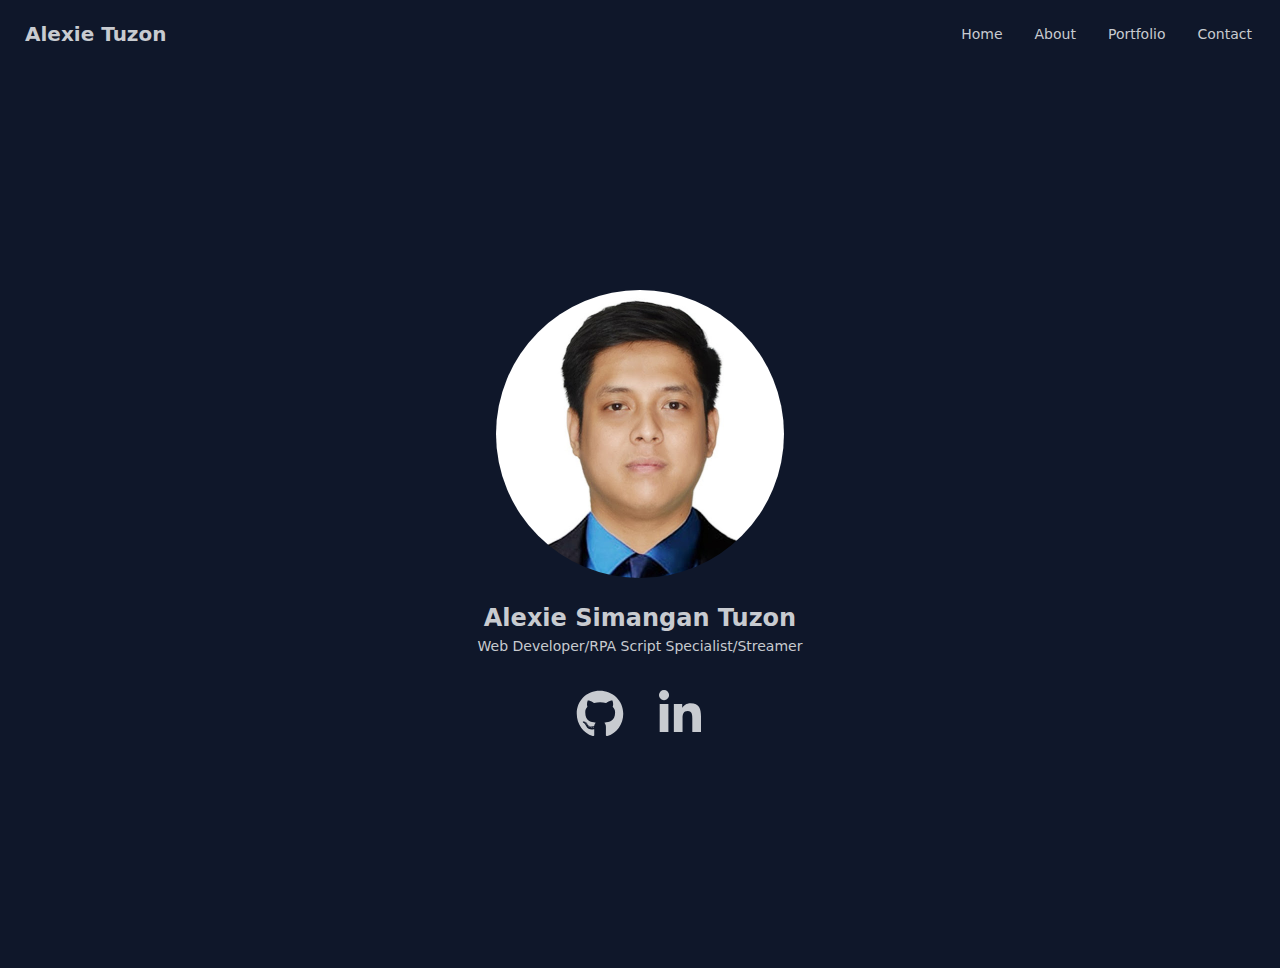
<file: index.html>
<!DOCTYPE html>
<html lang="en" data-theme="dark" id="htmlTag">
  <head>
    <meta charset="UTF-8" />
    <meta name="viewport" content="width=device-width, initial-scale=1.0" />
    <link
      href="assets/css/daisyui@4.9.0.full.min.css"
      rel="stylesheet"
      type="text/css"
    />
    <title>Alexie Tuzon</title>
  </head>
  <body>
    <div id="navContaniner"></div>
    <div class="container mx-auto">
      <div class="text-center flex h-screen">
        <div class="m-auto space-y-6">
          <div class="flex justify-center">
            <img
              src="./assets/images/profile-pic.jpeg"
              alt=""
              class="size-72 rounded-full transition-all"
            />
          </div>
          <div>
            <h1 class="text-2xl font-bold transition-all">
              Alexie Simangan Tuzon
            </h1>
            <span class="text-sm"
              >Web Developer/RPA Script Specialist/Streamer</span
            >
          </div>
          <div class="flex justify-center space-x-4">
            <a
              href="https://github.com/d3vmod3"
              class="hover:bg-accent rounded-md p-2 transition-all"
              target="_blank"
            >
              <span class="[&>svg]:h-12 [&>svg]:w-12">
                <svg
                  xmlns="http://www.w3.org/2000/svg"
                  fill="currentColor"
                  viewBox="0 0 496 512"
                >
                  <!--!Font Awesome Free 6.5.1 by @fontawesome - https://fontawesome.com License - https://fontawesome.com/license/free Copyright 2024 Fonticons, Inc. -->
                  <path
                    d="M165.9 397.4c0 2-2.3 3.6-5.2 3.6-3.3 .3-5.6-1.3-5.6-3.6 0-2 2.3-3.6 5.2-3.6 3-.3 5.6 1.3 5.6 3.6zm-31.1-4.5c-.7 2 1.3 4.3 4.3 4.9 2.6 1 5.6 0 6.2-2s-1.3-4.3-4.3-5.2c-2.6-.7-5.5 .3-6.2 2.3zm44.2-1.7c-2.9 .7-4.9 2.6-4.6 4.9 .3 2 2.9 3.3 5.9 2.6 2.9-.7 4.9-2.6 4.6-4.6-.3-1.9-3-3.2-5.9-2.9zM244.8 8C106.1 8 0 113.3 0 252c0 110.9 69.8 205.8 169.5 239.2 12.8 2.3 17.3-5.6 17.3-12.1 0-6.2-.3-40.4-.3-61.4 0 0-70 15-84.7-29.8 0 0-11.4-29.1-27.8-36.6 0 0-22.9-15.7 1.6-15.4 0 0 24.9 2 38.6 25.8 21.9 38.6 58.6 27.5 72.9 20.9 2.3-16 8.8-27.1 16-33.7-55.9-6.2-112.3-14.3-112.3-110.5 0-27.5 7.6-41.3 23.6-58.9-2.6-6.5-11.1-33.3 2.6-67.9 20.9-6.5 69 27 69 27 20-5.6 41.5-8.5 62.8-8.5s42.8 2.9 62.8 8.5c0 0 48.1-33.6 69-27 13.7 34.7 5.2 61.4 2.6 67.9 16 17.7 25.8 31.5 25.8 58.9 0 96.5-58.9 104.2-114.8 110.5 9.2 7.9 17 22.9 17 46.4 0 33.7-.3 75.4-.3 83.6 0 6.5 4.6 14.4 17.3 12.1C428.2 457.8 496 362.9 496 252 496 113.3 383.5 8 244.8 8zM97.2 352.9c-1.3 1-1 3.3 .7 5.2 1.6 1.6 3.9 2.3 5.2 1 1.3-1 1-3.3-.7-5.2-1.6-1.6-3.9-2.3-5.2-1zm-10.8-8.1c-.7 1.3 .3 2.9 2.3 3.9 1.6 1 3.6 .7 4.3-.7 .7-1.3-.3-2.9-2.3-3.9-2-.6-3.6-.3-4.3 .7zm32.4 35.6c-1.6 1.3-1 4.3 1.3 6.2 2.3 2.3 5.2 2.6 6.5 1 1.3-1.3 .7-4.3-1.3-6.2-2.2-2.3-5.2-2.6-6.5-1zm-11.4-14.7c-1.6 1-1.6 3.6 0 5.9 1.6 2.3 4.3 3.3 5.6 2.3 1.6-1.3 1.6-3.9 0-6.2-1.4-2.3-4-3.3-5.6-2z"
                  />
                </svg>
              </span>
            </a>
            <a
              href="https://www.linkedin.com/in/alexie-tuzon-4a2844103/"
              class="hover:bg-accent rounded-md p-2 transition-all"
              target="_blank"
            >
              <span class="[&>svg]:h-12 [&>svg]:w-12">
                <svg
                  xmlns="http://www.w3.org/2000/svg"
                  fill="currentColor"
                  viewBox="0 0 448 512"
                >
                  <!--!Font Awesome Free 6.5.1 by @fontawesome - https://fontawesome.com License - https://fontawesome.com/license/free Copyright 2024 Fonticons, Inc. -->
                  <path
                    d="M100.3 448H7.4V148.9h92.9zM53.8 108.1C24.1 108.1 0 83.5 0 53.8a53.8 53.8 0 0 1 107.6 0c0 29.7-24.1 54.3-53.8 54.3zM447.9 448h-92.7V302.4c0-34.7-.7-79.2-48.3-79.2-48.3 0-55.7 37.7-55.7 76.7V448h-92.8V148.9h89.1v40.8h1.3c12.4-23.5 42.7-48.3 87.9-48.3 94 0 111.3 61.9 111.3 142.3V448z"
                  />
                </svg>
              </span>
            </a>
          </div>
        </div>
      </div>
    </div>
    <script src="./js/nav.js"></script>
    <script src="./js/themes.js"></script>
    <script src="./js/tailwindcss.js"></script>
  </body>
</html>
</file>
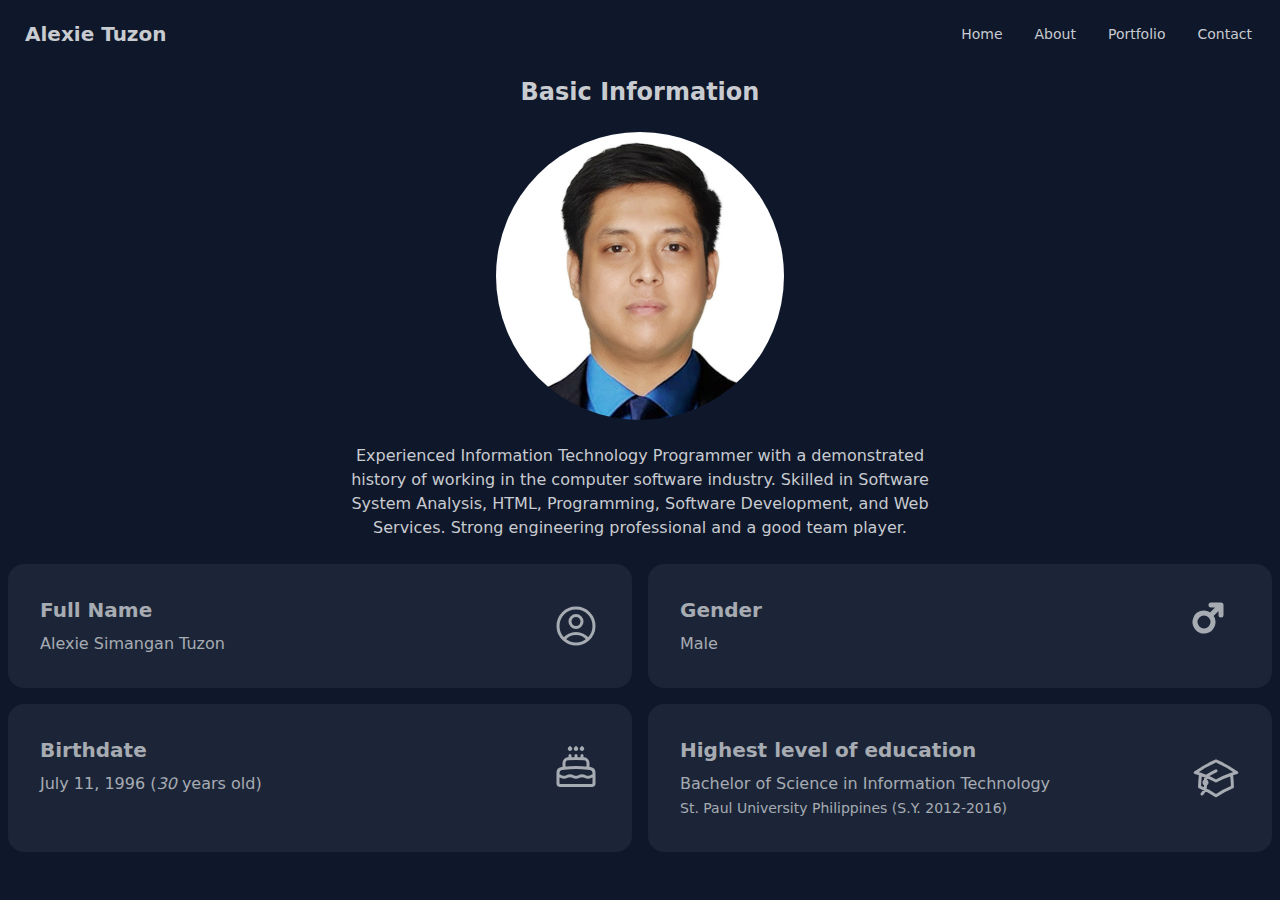
<file: about.html>
<!DOCTYPE html>
<html lang="en" data-theme="dark" id="htmlTag">
  <head>
    <meta charset="UTF-8" />
    <meta name="viewport" content="width=device-width, initial-scale=1.0" />
    <link
      href="assets/css/daisyui@4.9.0.full.min.css"
      rel="stylesheet"
      type="text/css"
    />
    <title>Alexie S. Tuzon</title>
  </head>
  <body>
    <div id="navContaniner"></div>
    <div class="container mx-auto p-2">
      <div>
        <div class="text-center">
          <h1 class="text-2xl font-bold">Basic Information</h1>
        </div>
        <div class="mt-6 space-y-6">
          <div
            class="w-full sm:w-full md:w-full lg:w-1/2 xl:w-1/2 mx-auto text-center space-y-6"
          >
            <div class="flex justify-center">
              <img
                src="./assets/images/profile-pic.jpeg"
                alt=""
                class="size-72 rounded-full transition-all"
              />
            </div>
            <div class="px-2">
              <p>
                Experienced Information Technology Programmer with a
                demonstrated history of working in the computer software
                industry. Skilled in Software System Analysis, HTML,
                Programming, Software Development, and Web Services. Strong
                engineering professional and a good team player.
              </p>
            </div>
          </div>
          <div
            class="grid grid-cols-1 gap-4 sm:grid-cols-1 md:grid-cols-1 lg:grid-cols-2 xl:grid-cols-2"
          >
            <div
              class="card w-full opacity-80 hover:opacity-100 bg-neutral text-neutral-content"
            >
              <div class="card-body">
                <div class="flex justify-between items-center">
                  <div class="space-y-2">
                    <h2 class="card-title">Full Name</h2>
                    <p>Alexie Simangan Tuzon</p>
                  </div>
                  <div>
                    <svg
                      xmlns="http://www.w3.org/2000/svg"
                      fill="none"
                      viewBox="0 0 24 24"
                      stroke-width="1.5"
                      stroke="currentColor"
                      class="w-12 h-12"
                    >
                      <path
                        stroke-linecap="round"
                        stroke-linejoin="round"
                        d="M17.982 18.725A7.488 7.488 0 0 0 12 15.75a7.488 7.488 0 0 0-5.982 2.975m11.963 0a9 9 0 1 0-11.963 0m11.963 0A8.966 8.966 0 0 1 12 21a8.966 8.966 0 0 1-5.982-2.275M15 9.75a3 3 0 1 1-6 0 3 3 0 0 1 6 0Z"
                      />
                    </svg>
                  </div>
                </div>
              </div>
            </div>
            <div
              class="card w-full opacity-80 hover:opacity-100 bg-neutral text-neutral-content"
            >
              <div class="card-body">
                <div class="flex justify-between items-center">
                  <div class="space-y-2">
                    <h2 class="card-title">Gender</h2>
                    <p>Male</p>
                  </div>
                  <div>
                    <svg
                      xmlns="http://www.w3.org/2000/svg"
                      fill="none"
                      viewBox="0 0 24 24"
                      stroke-width="1.5"
                      stroke="currentColor"
                      class="w-12 h-12"
                    >
                      <path
                        fill-rule="evenodd"
                        d="M9.5 2a.5.5 0 0 1 0-1h5a.5.5 0 0 1 .5.5v5a.5.5 0 0 1-1 0V2.707L9.871 6.836a5 5 0 1 1-.707-.707L13.293 2zM6 6a4 4 0 1 0 0 8 4 4 0 0 0 0-8"
                      />
                    </svg>
                  </div>
                </div>
              </div>
            </div>
            <div
              class="card w-full opacity-80 hover:opacity-100 bg-neutral text-neutral-content"
            >
              <div class="card-body">
                <div class="flex justify-between items-center">
                  <div class="space-y-2">
                    <h2 class="card-title">Birthdate</h2>
                    <p>July 11, 1996 (<i id="age"></i> years old)</p>
                  </div>
                  <div>
                    <svg
                      xmlns="http://www.w3.org/2000/svg"
                      fill="none"
                      viewBox="0 0 24 24"
                      stroke-width="1.5"
                      stroke="currentColor"
                      class="w-12 h-12"
                    >
                      <path
                        stroke-linecap="round"
                        stroke-linejoin="round"
                        d="M12 8.25v-1.5m0 1.5c-1.355 0-2.697.056-4.024.166C6.845 8.51 6 9.473 6 10.608v2.513m6-4.871c1.355 0 2.697.056 4.024.166C17.155 8.51 18 9.473 18 10.608v2.513M15 8.25v-1.5m-6 1.5v-1.5m12 9.75-1.5.75a3.354 3.354 0 0 1-3 0 3.354 3.354 0 0 0-3 0 3.354 3.354 0 0 1-3 0 3.354 3.354 0 0 0-3 0 3.354 3.354 0 0 1-3 0L3 16.5m15-3.379a48.474 48.474 0 0 0-6-.371c-2.032 0-4.034.126-6 .371m12 0c.39.049.777.102 1.163.16 1.07.16 1.837 1.094 1.837 2.175v5.169c0 .621-.504 1.125-1.125 1.125H4.125A1.125 1.125 0 0 1 3 20.625v-5.17c0-1.08.768-2.014 1.837-2.174A47.78 47.78 0 0 1 6 13.12M12.265 3.11a.375.375 0 1 1-.53 0L12 2.845l.265.265Zm-3 0a.375.375 0 1 1-.53 0L9 2.845l.265.265Zm6 0a.375.375 0 1 1-.53 0L15 2.845l.265.265Z"
                      />
                    </svg>
                  </div>
                </div>
              </div>
            </div>
            <div
              class="card w-full opacity-80 hover:opacity-100 bg-neutral text-neutral-content"
            >
              <div class="card-body">
                <div class="flex justify-between items-center">
                  <div class="space-y-2">
                    <h2 class="card-title">Highest level of education</h2>
                    <p>Bachelor of Science in Information Technology</p>
                    <span class="text-sm"
                      >St. Paul University Philippines (S.Y. 2012-2016)</span
                    >
                  </div>
                  <div>
                    <svg
                      xmlns="http://www.w3.org/2000/svg"
                      fill="none"
                      viewBox="0 0 24 24"
                      stroke-width="1.5"
                      stroke="currentColor"
                      class="w-12 h-"
                    >
                      <path
                        stroke-linecap="round"
                        stroke-linejoin="round"
                        d="M4.26 10.147a60.438 60.438 0 0 0-.491 6.347A48.62 48.62 0 0 1 12 20.904a48.62 48.62 0 0 1 8.232-4.41 60.46 60.46 0 0 0-.491-6.347m-15.482 0a50.636 50.636 0 0 0-2.658-.813A59.906 59.906 0 0 1 12 3.493a59.903 59.903 0 0 1 10.399 5.84c-.896.248-1.783.52-2.658.814m-15.482 0A50.717 50.717 0 0 1 12 13.489a50.702 50.702 0 0 1 7.74-3.342M6.75 15a.75.75 0 1 0 0-1.5.75.75 0 0 0 0 1.5Zm0 0v-3.675A55.378 55.378 0 0 1 12 8.443m-7.007 11.55A5.981 5.981 0 0 0 6.75 15.75v-1.5"
                      />
                    </svg>
                  </div>
                </div>
              </div>
            </div>
          </div>
        </div>
      </div>
    </div>
    <script src="./js/age.js"></script>
    <script src="./js/nav.js"></script>
    <script src="./js/themes.js"></script>
    <script src="./js/tailwindcss.js"></script>
  </body>
</html>
</file>
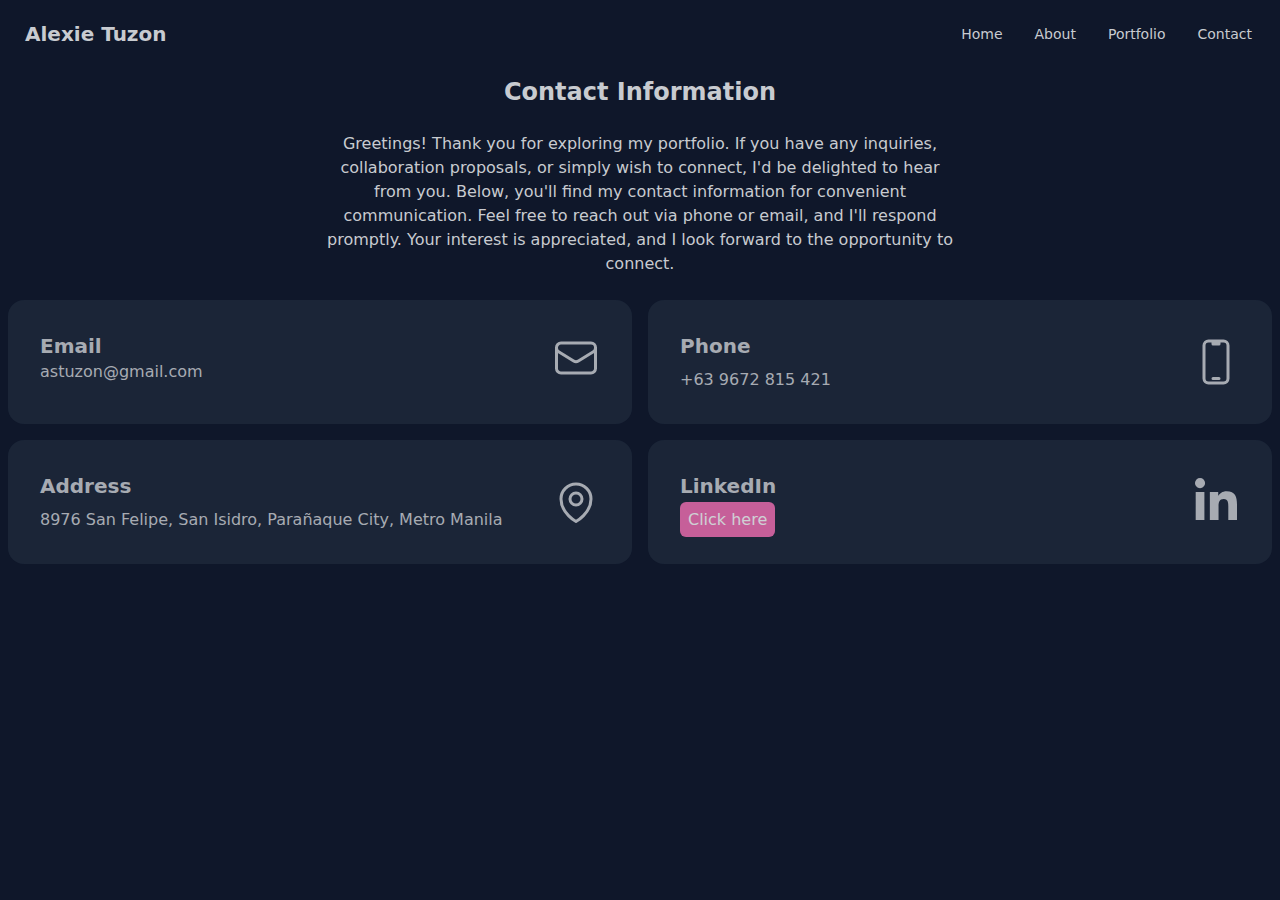
<file: contact.html>
<!DOCTYPE html>
<html lang="en" data-theme="dark" id="htmlTag">
  <head>
    <meta charset="UTF-8" />
    <meta name="viewport" content="width=device-width, initial-scale=1.0" />
    <link
      href="assets/css/daisyui@4.9.0.full.min.css"
      rel="stylesheet"
      type="text/css"
    />
    <title>Alexie Tuzon</title>
  </head>
  <body>
    <div id="navContaniner"></div>
    <div class="container mx-auto p-2">
      <div>
        <div class="text-center">
          <h1 class="text-2xl font-bold">Contact Information</h1>
        </div>
        <div class="mt-6 space-y-6">
          <div class="w-1/2 mx-auto text-center">
            <p>
              Greetings! Thank you for exploring my portfolio. If you have any
              inquiries, collaboration proposals, or simply wish to connect, I'd
              be delighted to hear from you. Below, you'll find my contact
              information for convenient communication. Feel free to reach out
              via phone or email, and I'll respond promptly. Your interest is
              appreciated, and I look forward to the opportunity to connect.
            </p>
          </div>
          <div
            class="grid grid-cols-1 gap-4 sm:grid-cols-1 md:grid-cols-1 lg:grid-cols-2 xl:grid-cols-2"
          >
            <div
              class="card w-full opacity-80 hover:opacity-100 bg-neutral text-neutral-content"
            >
              <div class="card-body">
                <div class="flex justify-between items-center">
                  <div class="space-y-2">
                    <h2 class="card-title">Email</h2>
                    astuzon@gmail.com
                  </div>
                  <div>
                    <svg
                      xmlns="http://www.w3.org/2000/svg"
                      fill="none"
                      viewBox="0 0 24 24"
                      stroke-width="1.5"
                      stroke="currentColor"
                      class="w-12 h-12"
                    >
                      <path
                        stroke-linecap="round"
                        stroke-linejoin="round"
                        d="M21.75 6.75v10.5a2.25 2.25 0 0 1-2.25 2.25h-15a2.25 2.25 0 0 1-2.25-2.25V6.75m19.5 0A2.25 2.25 0 0 0 19.5 4.5h-15a2.25 2.25 0 0 0-2.25 2.25m19.5 0v.243a2.25 2.25 0 0 1-1.07 1.916l-7.5 4.615a2.25 2.25 0 0 1-2.36 0L3.32 8.91a2.25 2.25 0 0 1-1.07-1.916V6.75"
                      />
                    </svg>
                  </div>
                </div>
              </div>
            </div>
            <div
              class="card w-full opacity-80 hover:opacity-100 bg-neutral text-neutral-content"
            >
              <div class="card-body">
                <div class="flex justify-between items-center">
                  <div class="space-y-2">
                    <h2 class="card-title">Phone</h2>
                    <p>+63 9672 815 421</p>
                  </div>
                  <div>
                    <svg
                      xmlns="http://www.w3.org/2000/svg"
                      fill="none"
                      viewBox="0 0 24 24"
                      stroke-width="1.5"
                      stroke="currentColor"
                      class="w-12 h-12"
                    >
                      <path
                        stroke-linecap="round"
                        stroke-linejoin="round"
                        d="M10.5 1.5H8.25A2.25 2.25 0 0 0 6 3.75v16.5a2.25 2.25 0 0 0 2.25 2.25h7.5A2.25 2.25 0 0 0 18 20.25V3.75a2.25 2.25 0 0 0-2.25-2.25H13.5m-3 0V3h3V1.5m-3 0h3m-3 18.75h3"
                      />
                    </svg>
                  </div>
                </div>
              </div>
            </div>
            <div
              class="card w-full opacity-80 hover:opacity-100 bg-neutral text-neutral-content"
            >
              <div class="card-body">
                <div class="flex justify-between items-center">
                  <div class="space-y-2">
                    <h2 class="card-title">Address</h2>
                    <p>
                      8976 San Felipe, San Isidro, Para&#241;aque City, Metro
                      Manila
                    </p>
                  </div>
                  <div>
                    <svg
                      xmlns="http://www.w3.org/2000/svg"
                      fill="none"
                      viewBox="0 0 24 24"
                      stroke-width="1.5"
                      stroke="currentColor"
                      class="w-12 h-12"
                    >
                      <path
                        stroke-linecap="round"
                        stroke-linejoin="round"
                        d="M15 10.5a3 3 0 1 1-6 0 3 3 0 0 1 6 0Z"
                      />
                      <path
                        stroke-linecap="round"
                        stroke-linejoin="round"
                        d="M19.5 10.5c0 7.142-7.5 11.25-7.5 11.25S4.5 17.642 4.5 10.5a7.5 7.5 0 1 1 15 0Z"
                      />
                    </svg>
                  </div>
                </div>
              </div>
            </div>
            <div
              class="card w-full opacity-80 hover:opacity-100 bg-neutral text-neutral-content"
            >
              <div class="card-body">
                <div class="flex justify-between items-center">
                  <div class="space-y-2">
                    <h2 class="card-title">LinkedIn</h2>
                    <p>
                      <a
                        class="bg-accent rounded-md p-2 text-white"
                        href="https://www.linkedin.com/"
                        target="_blank"
                        >Click here</a
                      >
                    </p>
                  </div>
                  <div>
                    <span class="[&>svg]:h-12 [&>svg]:w-12">
                      <svg
                        xmlns="http://www.w3.org/2000/svg"
                        fill="currentColor"
                        viewBox="0 0 448 512"
                      >
                        <!--!Font Awesome Free 6.5.1 by @fontawesome - https://fontawesome.com License - https://fontawesome.com/license/free Copyright 2024 Fonticons, Inc. -->
                        <path
                          d="M100.3 448H7.4V148.9h92.9zM53.8 108.1C24.1 108.1 0 83.5 0 53.8a53.8 53.8 0 0 1 107.6 0c0 29.7-24.1 54.3-53.8 54.3zM447.9 448h-92.7V302.4c0-34.7-.7-79.2-48.3-79.2-48.3 0-55.7 37.7-55.7 76.7V448h-92.8V148.9h89.1v40.8h1.3c12.4-23.5 42.7-48.3 87.9-48.3 94 0 111.3 61.9 111.3 142.3V448z"
                        />
                      </svg>
                    </span>
                  </div>
                </div>
              </div>
            </div>
          </div>
        </div>
      </div>
    </div>
    <script src="./js/nav.js"></script>
    <script src="./js/themes.js"></script>
    <script src="./js/tailwindcss.js"></script>
  </body>
</html>
</file>
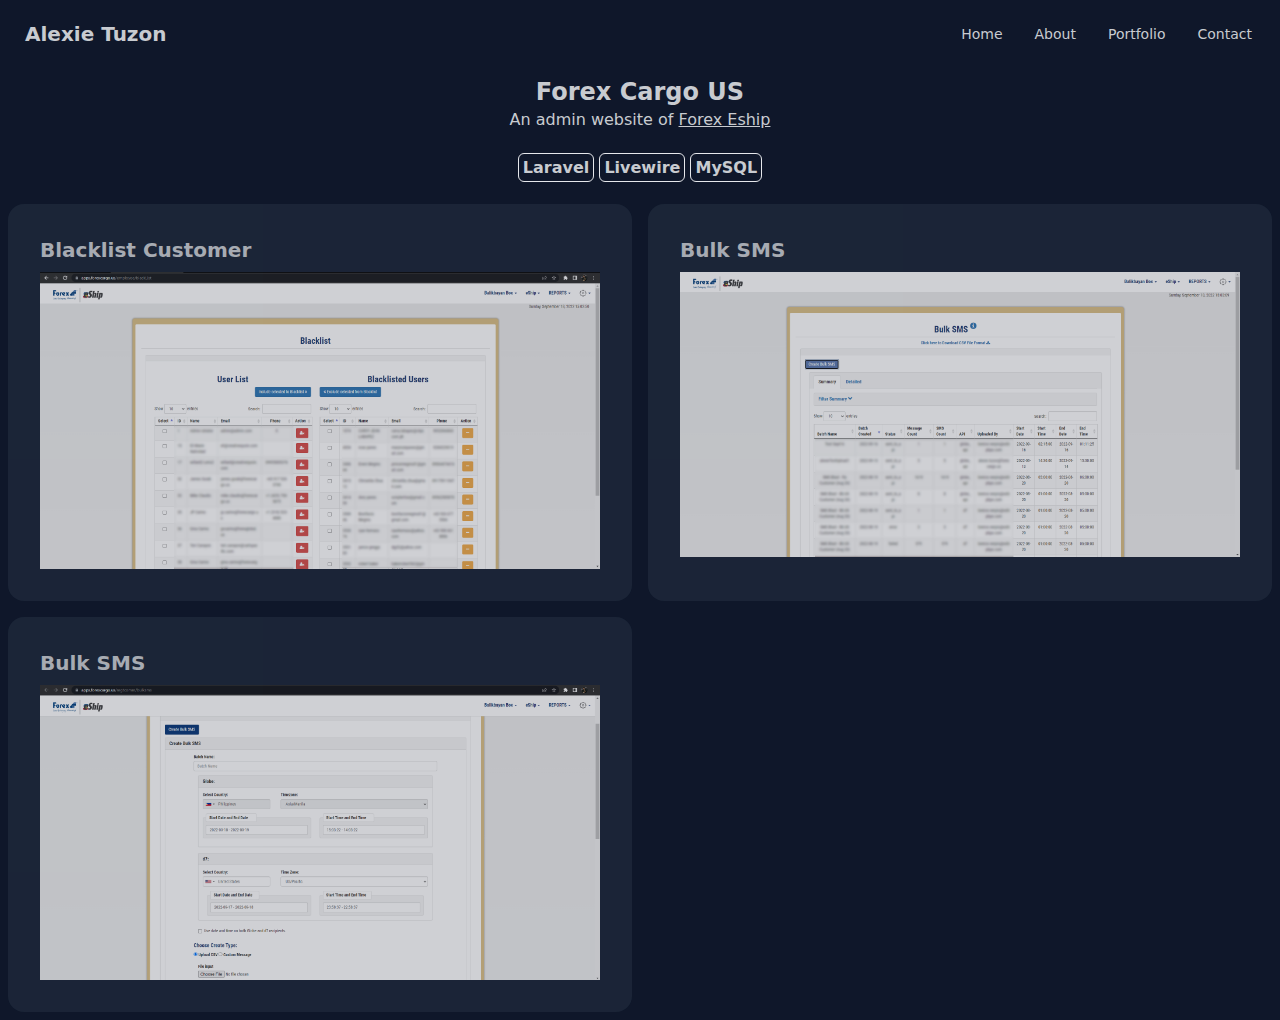
<file: forex-cargo.html>
<!DOCTYPE html>
<html lang="en" data-theme="dark" id="htmlTag">
  <head>
    <meta charset="UTF-8" />
    <meta name="viewport" content="width=device-width, initial-scale=1.0" />
    <link
      href="./assets/css/daisyui@4.9.0.full.min.css"
      rel="stylesheet"
      type="text/css"
    />
    <title>Alexie Tuzon</title>
  </head>
  <body>
    <div id="navContaniner"></div>
    <div class="container mx-auto p-2">
      <div>
        <div class="text-center">
          <h1 class="text-2xl font-bold">Forex Cargo US</h1>
          <span
            >An admin website of
            <a
              href="https://forexeship.com/"
              class="underline hover:cursor-pointer"
              target="_blank"
              >Forex Eship</a
            ></span
          >
        </div>
        <div class="mt-6 space-y-6">
          <div class="w-1/2 mx-auto text-center">
            <p>
              <span class="font-bold rounded-md border rounded-md p-1"
                >Laravel</span
              >
              <span class="font-bold rounded-md border rounded-md p-1"
                >Livewire</span
              >
              <span class="font-bold rounded-md border rounded-md p-1"
                >MySQL</span
              >
            </p>
          </div>
          <div
            class="grid grid-cols-1 gap-4 sm:grid-cols-1 md:grid-cols-1 lg:grid-cols-2 xl:grid-cols-2"
          >
            <div
              class="card w-full opacity-80 hover:opacity-100 bg-neutral text-neutral-content"
            >
              <div class="card-body">
                <div class="flex justify-between items-center">
                  <div class="space-y-2">
                    <h2 class="card-title">Blacklist Customer</h2>
                    <div>
                      <label
                        for="modal-blacklist-customer"
                        class="hover:cursor-pointer mt-2"
                      >
                        <img
                          src="./assets/images/forex-cargo-screenshots/blacklist-customer.png"
                          alt=""
                        />
                      </label>
                      <input
                        type="checkbox"
                        id="modal-blacklist-customer"
                        class="modal-toggle"
                      />
                      <div class="modal modal-bottom" role="dialog">
                        <div class="modal-box">
                          <div class="">
                            <img
                              src="./assets/images/forex-cargo-screenshots/blacklist-customer.png"
                              alt=""
                              class="w-fit"
                            />
                          </div>
                        </div>
                        <label
                          class="modal-backdrop"
                          for="modal-blacklist-customer"
                          >Close</label
                        >
                      </div>
                    </div>
                  </div>
                </div>
              </div>
            </div>
            <div
              class="card w-full opacity-80 hover:opacity-100 bg-neutral text-neutral-content"
            >
              <div class="card-body">
                <div class="flex justify-between items-center">
                  <div class="space-y-2">
                    <h2 class="card-title">Bulk SMS</h2>
                    <div>
                      <label
                        for="modal-bulksms"
                        class="hover:cursor-pointer mt-2"
                      >
                        <img
                          src="./assets/images/forex-cargo-screenshots/bulksms.png"
                          alt=""
                        />
                      </label>
                      <input
                        type="checkbox"
                        id="modal-bulksms"
                        class="modal-toggle"
                      />
                      <div class="modal modal-bottom" role="dialog">
                        <div class="modal-box">
                          <div class="">
                            <img
                              src="./assets/images/forex-cargo-screenshots/bulksms.png"
                              alt=""
                              class="w-fit"
                            />
                          </div>
                        </div>
                        <label class="modal-backdrop" for="modal-bulksms"
                          >Close</label
                        >
                      </div>
                    </div>
                  </div>
                </div>
              </div>
            </div>
            <div
              class="card w-full opacity-80 hover:opacity-100 bg-neutral text-neutral-content"
            >
              <div class="card-body">
                <div class="flex justify-between items-center">
                  <div class="space-y-2">
                    <h2 class="card-title">Bulk SMS</h2>
                    <div>
                      <label
                        for="modal-bulksms-create"
                        class="hover:cursor-pointer mt-2"
                      >
                        <img
                          src="./assets/images/forex-cargo-screenshots/bulksms-create.png"
                          alt=""
                        />
                      </label>
                      <input
                        type="checkbox"
                        id="modal-bulksms-create"
                        class="modal-toggle"
                      />
                      <div class="modal modal-bottom" role="dialog">
                        <div class="modal-box">
                          <div class="">
                            <img
                              src="./assets/images/forex-cargo-screenshots/bulksms-create.png"
                              alt=""
                              class="w-fit"
                            />
                          </div>
                        </div>
                        <label class="modal-backdrop" for="modal-bulksms-create"
                          >Close</label
                        >
                      </div>
                    </div>
                  </div>
                </div>
              </div>
            </div>
          </div>
        </div>
      </div>
    </div>
    <script src="./js/nav.js"></script>
    <script src="./js/themes.js"></script>
    <script src="./js/tailwindcss.js"></script>
  </body>
</html>
</file>
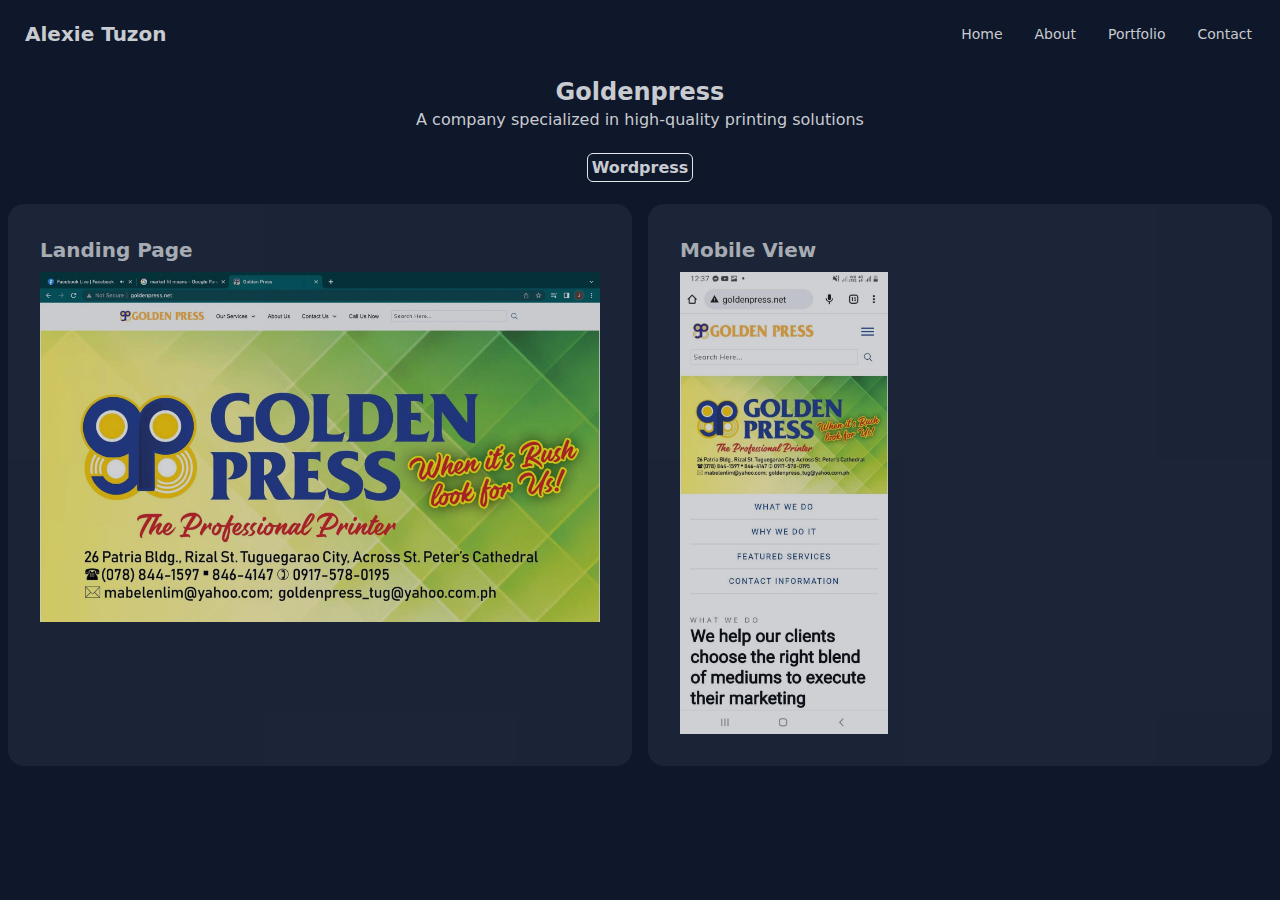
<file: goldenpress.html>
<!DOCTYPE html>
<html lang="en" data-theme="dark" id="htmlTag">
  <head>
    <meta charset="UTF-8" />
    <meta name="viewport" content="width=device-width, initial-scale=1.0" />
    <link
      href="./assets/css/daisyui@4.9.0.full.min.css"
      rel="stylesheet"
      type="text/css"
    />
    <title>Alexie Tuzon</title>
  </head>
  <body>
    <div id="navContaniner"></div>
    <div class="container mx-auto p-2">
      <div>
        <div class="text-center">
          <h1 class="text-2xl font-bold">Goldenpress</h1>
          <span>A company specialized in high-quality printing solutions</span>
        </div>
        <div class="mt-6 space-y-6">
          <div class="w-1/2 mx-auto text-center">
            <p>
              <span class="font-bold rounded-md border rounded-md p-1"
                >Wordpress</span
              >
            </p>
          </div>
          <div
            class="grid grid-cols-1 gap-4 sm:grid-cols-1 md:grid-cols-1 lg:grid-cols-2 xl:grid-cols-2"
          >
            <div
              class="card w-full opacity-80 hover:opacity-100 bg-neutral text-neutral-content"
            >
              <div class="card-body">
                <div class="flex justify-between items-center">
                  <div class="space-y-2">
                    <h2 class="card-title">Landing Page</h2>
                    <div>
                      <label
                        for="modal-login"
                        class="hover:cursor-pointer mt-2"
                      >
                        <img
                          src="./assets/images/goldenpress-screenshots/goldenpress-web.jpg"
                          alt=""
                        />
                      </label>
                      <input
                        type="checkbox"
                        id="modal-login"
                        class="modal-toggle"
                      />
                      <div class="modal modal-bottom" role="dialog">
                        <div class="modal-box">
                          <div class="">
                            <img
                              src="./assets/images/goldenpress-screenshots/goldenpress-web.jpg"
                              alt=""
                              class="w-fit"
                            />
                          </div>
                        </div>
                        <label class="modal-backdrop" for="modal-login"
                          >Close</label
                        >
                      </div>
                    </div>
                  </div>
                </div>
              </div>
            </div>
            <div
              class="card w-full opacity-80 hover:opacity-100 bg-neutral text-neutral-content"
            >
              <div class="card-body">
                <div class="flex justify-between items-center">
                  <div class="space-y-2">
                    <h2 class="card-title">Mobile View</h2>
                    <div>
                      <label
                        for="modal-dashboard"
                        class="hover:cursor-pointer mt-2"
                      >
                        <img
                          src="./assets/images/goldenpress-screenshots/goldenpress-mobile.jpg"
                          alt=""
                          class="w-52"
                        />
                      </label>
                      <input
                        type="checkbox"
                        id="modal-dashboard"
                        class="modal-toggle"
                      />
                      <div class="modal modal-bottom" role="dialog">
                        <div class="modal-box">
                          <div class="">
                            <img
                              src="./assets/images/goldenpress-screenshots/goldenpress-mobile.jpg"
                              alt=""
                              class="w-fit"
                            />
                          </div>
                        </div>
                        <label class="modal-backdrop" for="modal-dashboard"
                          >Close</label
                        >
                      </div>
                    </div>
                  </div>
                </div>
              </div>
            </div>
          </div>
        </div>
      </div>
    </div>
    <script src="./js/nav.js"></script>
    <script src="./js/themes.js"></script>
    <script src="./js/tailwindcss.js"></script>
  </body>
</html>
</file>
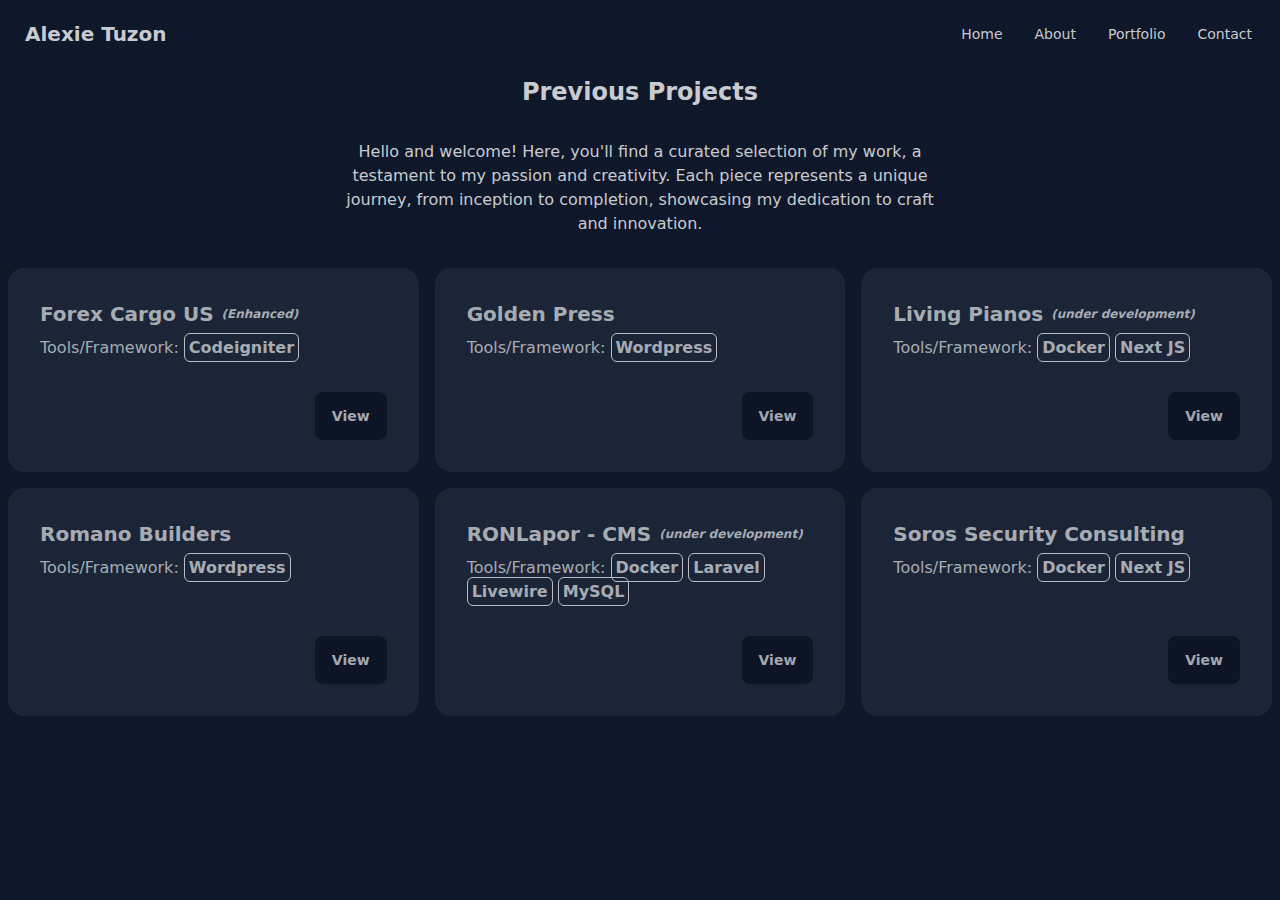
<file: portfolio.html>
<!DOCTYPE html>
<html lang="en" data-theme="dark" id="htmlTag">
  <head>
    <meta charset="UTF-8" />
    <meta name="viewport" content="width=device-width, initial-scale=1.0" />
    <link
      href="assets/css/daisyui@4.9.0.full.min.css"
      rel="stylesheet"
      type="text/css"
    />
    <title>Alexie Tuzon</title>
  </head>
  <body>
    <div id="navContaniner"></div>
    <div class="container mx-auto p-2">
      <div>
        <div class="text-center">
          <h1 class="text-2xl font-bold">Previous Projects</h1>
        </div>
        <div class="mt-6 space-y-6">
          <div
            class="w-full sm:w-full md:w-full lg:w-1/2 xl:w-1/2 mx-auto text-center space-y-6"
          >
            <div class="p-2">
              <p>
                Hello and welcome! Here, you'll find a curated selection of my
                work, a testament to my passion and creativity. Each piece
                represents a unique journey, from inception to completion,
                showcasing my dedication to craft and innovation.
              </p>
            </div>
          </div>
          <div
            class="grid grid-cols-1 gap-4 sm:grid-cols-1 md:grid-cols-2 lg:grid-cols-2 xl:grid-cols-3"
          >
            <div
              class="card w-full opacity-80 hover:opacity-100 bg-neutral text-neutral-content"
            >
              <div class="card-body">
                <h2 class="card-title">
                  Forex Cargo US
                  <span class="text-xs text-right italic">(Enhanced)</span>
                </h2>
                <p>
                  Tools/Framework:
                  <span class="font-bold rounded-md border rounded-md p-1"
                    >Codeigniter</span
                  >
                </p>
                <div class="card-actions justify-end">
                  <a
                    href="./forex-cargo.html"
                    class="btn mt-6 w-full sm:w-ful md:w-full lg:w-auto xl:w-auto"
                    >View</a
                  >
                </div>
              </div>
            </div>
            <div
              class="card w-full opacity-80 hover:opacity-100 bg-neutral text-neutral-content"
            >
              <div class="card-body">
                <h2 class="card-title">Golden Press</h2>
                <p>
                  Tools/Framework:
                  <span class="font-bold border rounded-md p-1">Wordpress</span>
                </p>
                <div class="card-actions justify-end">
                  <a
                    href="https://goldenpress.net/"
                    target="_blank"
                    class="btn mt-6 w-full sm:w-ful md:w-full lg:w-auto xl:w-auto"
                    >View</a
                  >
                </div>
              </div>
            </div>

            <div
              class="card w-full opacity-80 hover:opacity-100 bg-neutral text-neutral-content"
            >
              <div class="card-body">
                <h2 class="card-title">
                  Living Pianos
                  <span class="text-xs text-right italic"
                    >(under development)</span
                  >
                </h2>
                <p>
                  Tools/Framework:
                  <span class="font-bold rounded-md border rounded-md p-1"
                    >Docker</span
                  >
                  <span class="font-bold rounded-md border rounded-md p-1"
                    >Next JS</span
                  >
                </p>
                <div class="card-actions justify-end">
                  <a
                    href="./living-pianos.html"
                    class="btn mt-6 w-full sm:w-ful md:w-full lg:w-auto xl:w-auto"
                    >View</a
                  >
                </div>
              </div>
            </div>
            <div
              class="card w-full opacity-80 hover:opacity-100 bg-neutral text-neutral-content"
            >
              <div class="card-body">
                <h2 class="card-title">Romano Builders</h2>
                <p>
                  Tools/Framework:
                  <span class="font-bold rounded-md border rounded-md p-1"
                    >Wordpress</span
                  >
                </p>
                <div class="card-actions justify-end">
                  <a
                    href="https://romano.northtriamtech.com/"
                    target="_blank"
                    class="btn mt-6 w-full sm:w-ful md:w-full lg:w-auto xl:w-auto"
                    >View</a
                  >
                </div>
              </div>
            </div>

            <div
              class="card w-full opacity-80 hover:opacity-100 bg-neutral text-neutral-content"
            >
              <div class="card-body">
                <h2 class="card-title">
                  RONLapor - CMS
                  <span class="text-xs text-right italic"
                    >(under development)</span
                  >
                </h2>
                <p>
                  Tools/Framework:
                  <span class="font-bold rounded-md border rounded-md p-1"
                    >Docker</span
                  >
                  <span class="font-bold rounded-md border rounded-md p-1"
                    >Laravel</span
                  >
                  <span class="font-bold rounded-md border rounded-md p-1"
                    >Livewire</span
                  >
                  <span class="font-bold rounded-md border rounded-md p-1"
                    >MySQL</span
                  >
                </p>
                <div class="card-actions justify-end">
                  <a
                    href="./ronlapor-cms.html"
                    class="btn mt-6 w-full sm:w-ful md:w-full lg:w-auto xl:w-auto"
                    >View</a
                  >
                </div>
              </div>
            </div>
            <div
              class="card w-full opacity-80 hover:opacity-100 bg-neutral text-neutral-content"
            >
              <div class="card-body">
                <h2 class="card-title">Soros Security Consulting</h2>
                <p>
                  Tools/Framework:
                  <span class="font-bold rounded-md border rounded-md p-1"
                    >Docker</span
                  >
                  <span class="font-bold rounded-md border rounded-md p-1"
                    >Next JS</span
                  >
                </p>
                <div class="card-actions justify-end">
                  <a
                    href="https://sorosservices.com/"
                    target="_blank"
                    class="btn mt-6 w-full sm:w-ful md:w-full lg:w-auto xl:w-auto"
                    >View</a
                  >
                </div>
              </div>
            </div>
          </div>
        </div>
      </div>
    </div>
    <script src="./js/nav.js"></script>
    <script src="./js/themes.js"></script>
    <script src="./js/tailwindcss.js"></script>
  </body>
</html>
</file>
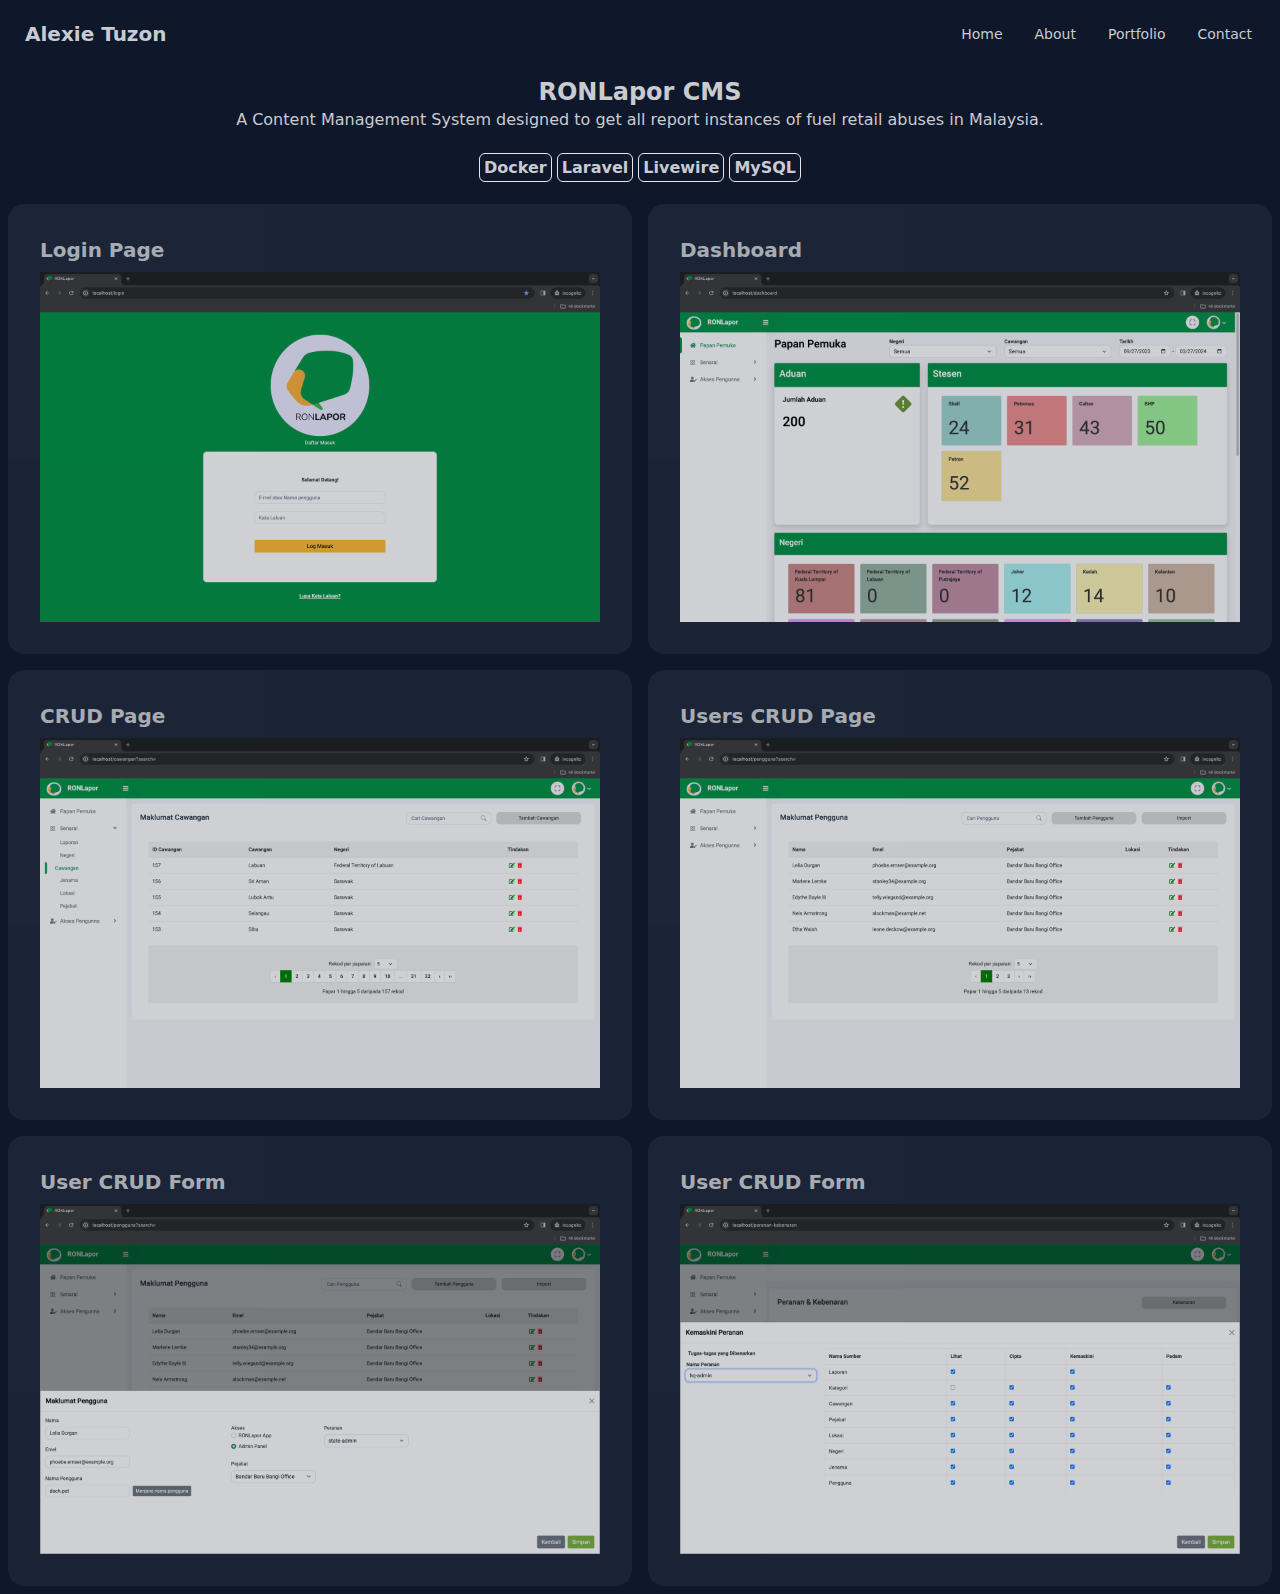
<file: ronlapor-cms.html>
<!DOCTYPE html>
<html lang="en" data-theme="dark" id="htmlTag">
  <head>
    <meta charset="UTF-8" />
    <meta name="viewport" content="width=device-width, initial-scale=1.0" />
    <link
      href="./assets/css/daisyui@4.9.0.full.min.css"
      rel="stylesheet"
      type="text/css"
    />
    <title>Alexie Tuzon</title>
  </head>
  <body>
    <div id="navContaniner"></div>
    <div class="container mx-auto p-2">
      <div>
        <div class="text-center">
          <h1 class="text-2xl font-bold">RONLapor CMS</h1>
          <span
            >A Content Management System designed to get all report instances of
            fuel retail abuses in Malaysia.</span
          >
        </div>
        <div class="mt-6 space-y-6">
          <div class="w-1/2 mx-auto text-center">
            <p>
              <span class="font-bold rounded-md border rounded-md p-1"
                >Docker</span
              >
              <span class="font-bold rounded-md border rounded-md p-1"
                >Laravel</span
              >
              <span class="font-bold rounded-md border rounded-md p-1"
                >Livewire</span
              >
              <span class="font-bold rounded-md border rounded-md p-1"
                >MySQL</span
              >
            </p>
          </div>
          <div
            class="grid grid-cols-1 gap-4 sm:grid-cols-1 md:grid-cols-1 lg:grid-cols-2 xl:grid-cols-2"
          >
            <div
              class="card w-full opacity-80 hover:opacity-100 bg-neutral text-neutral-content"
            >
              <div class="card-body">
                <div class="flex justify-between items-center">
                  <div class="space-y-2">
                    <h2 class="card-title">Login Page</h2>
                    <div>
                      <label
                        for="modal-login"
                        class="hover:cursor-pointer mt-2"
                      >
                        <img
                          src="./assets/images/ronlapor-cms-screenshots/login.png"
                          alt=""
                        />
                      </label>
                      <input
                        type="checkbox"
                        id="modal-login"
                        class="modal-toggle"
                      />
                      <div class="modal modal-bottom" role="dialog">
                        <div class="modal-box">
                          <div class="">
                            <img
                              src="./assets/images/ronlapor-cms-screenshots/login.png"
                              alt=""
                              class="w-fit"
                            />
                          </div>
                        </div>
                        <label class="modal-backdrop" for="modal-login"
                          >Close</label
                        >
                      </div>
                    </div>
                  </div>
                </div>
              </div>
            </div>
            <div
              class="card w-full opacity-80 hover:opacity-100 bg-neutral text-neutral-content"
            >
              <div class="card-body">
                <div class="flex justify-between items-center">
                  <div class="space-y-2">
                    <h2 class="card-title">Dashboard</h2>
                    <div>
                      <label
                        for="modal-dashboard"
                        class="hover:cursor-pointer mt-2"
                      >
                        <img
                          src="./assets/images/ronlapor-cms-screenshots/dashboard.png"
                          alt=""
                        />
                      </label>
                      <input
                        type="checkbox"
                        id="modal-dashboard"
                        class="modal-toggle"
                      />
                      <div class="modal modal-bottom" role="dialog">
                        <div class="modal-box">
                          <div class="">
                            <img
                              src="./assets/images/ronlapor-cms-screenshots/dashboard.png"
                              alt=""
                              class="w-fit"
                            />
                          </div>
                        </div>
                        <label class="modal-backdrop" for="modal-dashboard"
                          >Close</label
                        >
                      </div>
                    </div>
                  </div>
                </div>
              </div>
            </div>
            <div
              class="card w-full opacity-80 hover:opacity-100 bg-neutral text-neutral-content"
            >
              <div class="card-body">
                <div class="flex justify-between items-center">
                  <div class="space-y-2">
                    <h2 class="card-title">CRUD Page</h2>
                    <div>
                      <label
                        for="modal-crud-page"
                        class="hover:cursor-pointer mt-2"
                      >
                        <img
                          src="./assets/images/ronlapor-cms-screenshots/crud-page-1.png"
                          alt=""
                        />
                      </label>
                      <input
                        type="checkbox"
                        id="modal-crud-page"
                        class="modal-toggle"
                      />
                      <div class="modal modal-bottom" role="dialog">
                        <div class="modal-box">
                          <div class="">
                            <img
                              src="./assets/images/ronlapor-cms-screenshots/crud-page-1.png"
                              alt=""
                              class="w-fit"
                            />
                          </div>
                        </div>
                        <label class="modal-backdrop" for="modal-crud-page"
                          >Close</label
                        >
                      </div>
                    </div>
                  </div>
                </div>
              </div>
            </div>
            <div
              class="card w-full opacity-80 hover:opacity-100 bg-neutral text-neutral-content"
            >
              <div class="card-body">
                <div class="flex justify-between items-center">
                  <div class="space-y-2">
                    <h2 class="card-title">Users CRUD Page</h2>
                    <div>
                      <label
                        for="modal-crud-users"
                        class="hover:cursor-pointer mt-2"
                      >
                        <img
                          src="./assets/images/ronlapor-cms-screenshots/crud-users.png"
                          alt=""
                        />
                      </label>
                      <input
                        type="checkbox"
                        id="modal-crud-users"
                        class="modal-toggle"
                      />
                      <div class="modal modal-bottom" role="dialog">
                        <div class="modal-box">
                          <div class="">
                            <img
                              src="./assets/images/ronlapor-cms-screenshots/crud-users.png"
                              alt=""
                              class="w-fit"
                            />
                          </div>
                        </div>
                        <label class="modal-backdrop" for="modal-crud-users"
                          >Close</label
                        >
                      </div>
                    </div>
                  </div>
                </div>
              </div>
            </div>
            <div
              class="card w-full opacity-80 hover:opacity-100 bg-neutral text-neutral-content"
            >
              <div class="card-body">
                <div class="flex justify-between items-center">
                  <div class="space-y-2">
                    <h2 class="card-title">User CRUD Form</h2>
                    <div>
                      <label
                        for="modal-users-form"
                        class="hover:cursor-pointer mt-2"
                      >
                        <img
                          src="./assets/images/ronlapor-cms-screenshots/users-form.png"
                          alt=""
                        />
                      </label>
                      <input
                        type="checkbox"
                        id="modal-users-form"
                        class="modal-toggle"
                      />
                      <div class="modal modal-bottom" role="dialog">
                        <div class="modal-box">
                          <div class="">
                            <img
                              src="./assets/images/ronlapor-cms-screenshots/users-form.png"
                              alt=""
                              class="w-fit"
                            />
                          </div>
                        </div>
                        <label class="modal-backdrop" for="modal-users-form"
                          >Close</label
                        >
                      </div>
                    </div>
                  </div>
                </div>
              </div>
            </div>
            <div
              class="card w-full opacity-80 hover:opacity-100 bg-neutral text-neutral-content"
            >
              <div class="card-body">
                <div class="flex justify-between items-center">
                  <div class="space-y-2">
                    <h2 class="card-title">User CRUD Form</h2>
                    <div>
                      <label for="modal-uac" class="hover:cursor-pointer mt-2">
                        <img
                          src="./assets/images/ronlapor-cms-screenshots/uac.png"
                          alt=""
                        />
                      </label>
                      <input
                        type="checkbox"
                        id="modal-uac"
                        class="modal-toggle"
                      />
                      <div class="modal modal-bottom" role="dialog">
                        <div class="modal-box">
                          <div class="">
                            <img
                              src="./assets/images/ronlapor-cms-screenshots/uac.png"
                              alt=""
                              class="w-fit"
                            />
                          </div>
                        </div>
                        <label class="modal-backdrop" for="modal-uac"
                          >Close</label
                        >
                      </div>
                    </div>
                  </div>
                </div>
              </div>
            </div>
          </div>
        </div>
      </div>
    </div>
    <script src="./js/nav.js"></script>
    <script src="./js/themes.js"></script>
    <script src="./js/tailwindcss.js"></script>
  </body>
</html>
</file>
